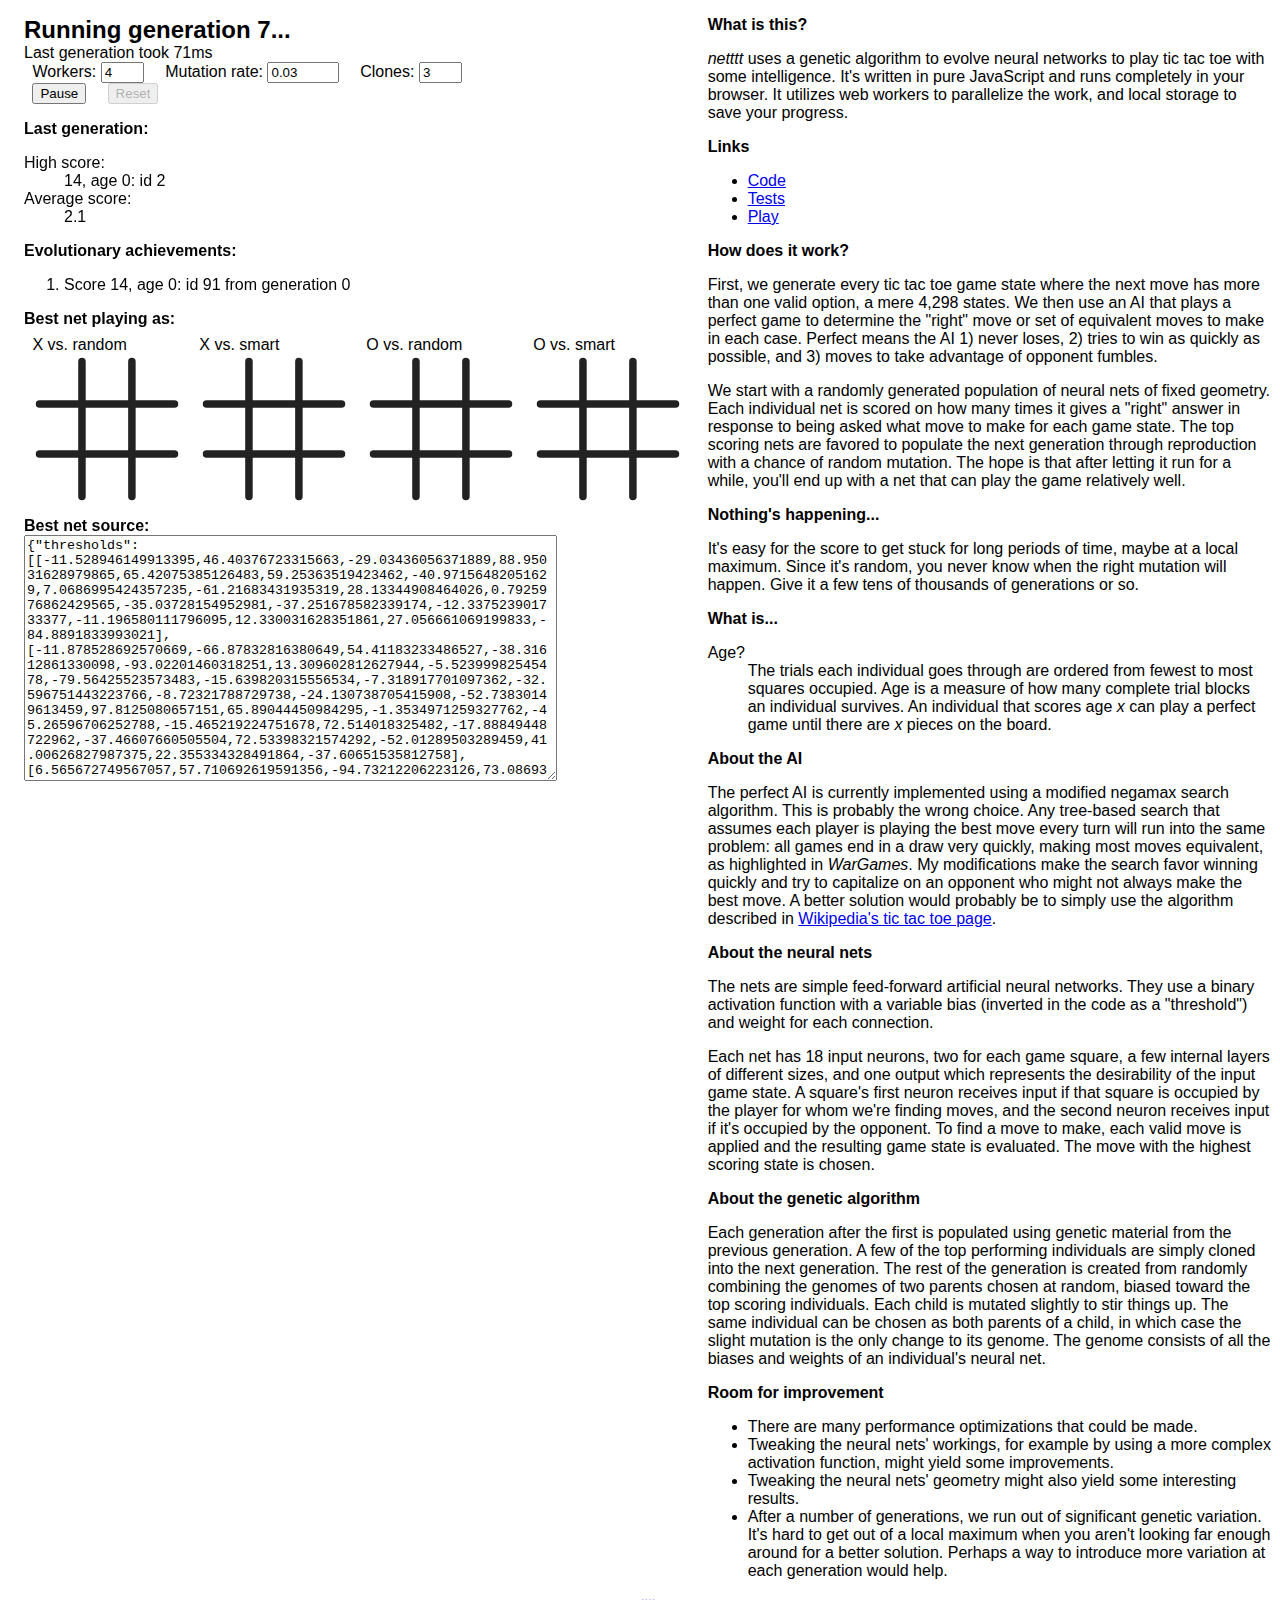
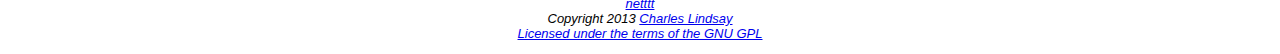
<file: N.N-T.T.T_(Game)/index.html>
<!DOCTYPE html>
<html>
  <head>
    <meta charset="utf-8">
    <title>netttt - evolving neural networks to play tic tac toe</title>

    <style>
      body {
        font-family: sans-serif;
      }
      h2, h4 {
        margin: 0;
      }
      #about {
        float: right;
        width: calc(100% - 600px - 2em - 8ex);
        min-width: 10em;
      }
      .control {
        margin: 1ex;
      }
      #workers, #clones {
        width: 5ex;
      }
      #mutation {
        width: 9ex;
      }
      #status, #stats, #demos, #export {
        margin: 1em;
      }
      .demo-container {
        float: left;
        margin: 1ex;
      }
      #export {
        clear: left;
      }
      #copyright {
        clear: both;
        margin: 1em;
        font-size: small;
        text-align: center;
        font-style: italic;
      }
    </style>
  </head>
  <body>
    <div id="about">
      <h4>What is this?</h4>
      <p>
        <em>netttt</em> uses a genetic algorithm to evolve neural networks to
        play tic tac toe with some intelligence.  It's written in pure
        JavaScript and runs completely in your browser.  It utilizes web
        workers to parallelize the work, and local storage to save your
        progress.
      </p>
      <h4>Links</h4>
      <ul>
        <li><a href="https://github.com/chazomaticus/netttt">Code</a></li>
        <li><a href="test.html">Tests</a></li>
        <li><a href="play.html">Play</a></li>
      </ul>
      <h4>How does it work?</h4>
      <p>
        First, we generate every tic tac toe game state where the next move has
        more than one valid option, a mere 4,298 states.  We then use an AI
        that plays a perfect game to determine the "right" move or set of
        equivalent moves to make in each case.  Perfect means the AI 1) never
        loses, 2) tries to win as quickly as possible, and 3) moves to take
        advantage of opponent fumbles.
      </p>
      <p>
        We start with a randomly generated population of neural nets of fixed
        geometry.  Each individual net is scored on how many times it gives a
        "right" answer in response to being asked what move to make for each
        game state.  The top scoring nets are favored to populate the next
        generation through reproduction with a chance of random mutation.  The
        hope is that after letting it run for a while, you'll end up with a net
        that can play the game relatively well.
      </p>
      <h4>Nothing's happening...</h4>
      <p>
        It's easy for the score to get stuck for long periods of time, maybe at
        a local maximum.  Since it's random, you never know when the right
        mutation will happen.  Give it a few tens of thousands of generations
        or so.
      </p>
      <h4>What is...</h4>
      <dl>
        <dt>Age?</dt>
        <dd>
          The trials each individual goes through are ordered from fewest to
          most squares occupied.  Age is a measure of how many complete trial
          blocks an individual survives.  An individual that scores age
          <em>x</em> can play a perfect game until there are <em>x</em> pieces
          on the board.
        </dd>
      </dl>
      <h4>About the AI</h4>
      <p>
        The perfect AI is currently implemented using a modified negamax search
        algorithm.  This is probably the wrong choice.  Any tree-based search
        that assumes each player is playing the best move every turn will run
        into the same problem: all games end in a draw very quickly, making
        most moves equivalent, as highlighted in <em>WarGames</em>.  My
        modifications make the search favor winning quickly and try to
        capitalize on an opponent who might not always make the best move.  A
        better solution would probably be to simply use the algorithm described
        in <a href="https://en.wikipedia.org/wiki/Tic-tac-toe">Wikipedia's tic
        tac toe page</a>.
      </p>
      <h4>About the neural nets</h4>
      <p>
        The nets are simple feed-forward artificial neural networks.  They use
        a binary activation function with a variable bias (inverted in the code
        as a "threshold") and weight for each connection.
      </p>
      <p>
        Each net has 18 input neurons, two for each game square, a few internal
        layers of different sizes, and one output which represents the
        desirability of the input game state.  A square's first neuron receives
        input if that square is occupied by the player for whom we're finding
        moves, and the second neuron receives input if it's occupied by the
        opponent.  To find a move to make, each valid move is applied and the
        resulting game state is evaluated.  The move with the highest scoring
        state is chosen.
      </p>
      <h4>About the genetic algorithm</h4>
      <p>
        Each generation after the first is populated using genetic material
        from the previous generation.  A few of the top performing individuals
        are simply cloned into the next generation.  The rest of the generation
        is created from randomly combining the genomes of two parents chosen
        at random, biased toward the top scoring individuals.  Each child is
        mutated slightly to stir things up.  The same individual can be chosen
        as both parents of a child, in which case the slight mutation is the
        only change to its genome.  The genome consists of all the biases and
        weights of an individual's neural net.
      </p>
      <h4>Room for improvement</h4>
      <ul>
        <li>There are many performance optimizations that could be made.</li>
        <li>
          Tweaking the neural nets' workings, for example by using a more
          complex activation function, might yield some improvements.
        </li>
        <li>
          Tweaking the neural nets' geometry might also yield some interesting
          results.
        </li>
        <li>
          After a number of generations, we run out of significant genetic
          variation.  It's hard to get out of a local maximum when you aren't
          looking far enough around for a better solution.  Perhaps a way to
          introduce more variation at each generation would help.
        </li>
    </div>

    <div id="status">
      <h2 id="current"
          data-unpaused="Running generation {generation}..."
          data-paused="Paused at generation {generation}"
          data-pausing="Pausing..."></h2>
      <div id="time"
          data-template="Last generation took {time}ms">&nbsp;</div>
      <span class="control">
        <label for="workers">Workers:</label>
        <input id="workers" type="number" min="1" max="16">
      </span>
      <span class="control">
        <label for="mutation">Mutation rate:</label>
        <input id="mutation" type="number" min="0.0001" max="0.1"
            step="0.0001">
      </span>
      <span class="control">
        <label for="clones">Clones:</label>
        <input id="clones" type="number" min="0" max="20">
      </span>
      <br>
      <span class="control">
        <input id="pause" type="button" value="Pause"
            data-paused="Resume" data-unpaused="Pause">
      </span>
      <span class="control">
        <input id="reset" type="button" value="Reset" disabled>
      </span>
    </div>

    <div id="stats">
      <div id="summary">
        <h4>Last generation:</h4>
        <dl>
          <dt>High score:</dt>
          <dd id="generation-best" data-template="{score}, age {age}: id {id}"
              data-empty="&nbsp;"></dd>
          <dt>Average score:</dt>
          <dd id="generation-average" data-template="{score}"
              data-empty="&nbsp;"></dd>
        </dl>
      </div>
      <div id="achievements">
        <h4>Evolutionary achievements:</h4>
        <ol id="jumps"
            data-template="&lt;li&gt;Score {score}, age {age}: id {id} from generation {generation}&lt;/li&gt;"
        ></ol>
      </div>
    </div>

    <div id="demos">
      <h4>Best net playing as:</h4>
      <div class="demo-container">
        <div class="demo-header">X vs. random</div>
        <canvas id="x-random-demo-board" width="150" height="150"></canvas>
      </div>
      <div class="demo-container">
        <div class="demo-header">X vs. smart</div>
        <canvas id="x-smart-demo-board" width="150" height="150"></canvas>
      </div>
      <div class="demo-container">
        <div class="demo-header">O vs. random</div>
        <canvas id="o-random-demo-board" width="150" height="150"></canvas>
      </div>
      <div class="demo-container">
        <div class="demo-header">O vs. smart</div>
        <canvas id="o-smart-demo-board" width="150" height="150"></canvas>
      </div>
    </div>

    <div id="export">
      <h4>Best net source:</h4>
      <textarea id="best-export" rows="16" cols="64" readonly></textarea>
    </div>

    <div id="copyright">
      <a href="https://chazomaticus.github.io/netttt/">netttt</a>
      <br>
      Copyright 2013 <a href="https://github.com/chazomaticus">Charles
      Lindsay</a>
      <br>
      <a href="https://gnu.org/licenses/gpl-3.0-standalone.html">Licensed under
      the terms of the GNU GPL</a>
    </div>

    <script src="https://code.jquery.com/jquery-1.12.4.min.js"
        integrity="sha256-ZosEbRLbNQzLpnKIkEdrPv7lOy9C27hHQ+Xp8a4MxAQ="
        crossorigin="anonymous"></script>
    <script src="src/ttt.js"></script>
    <script src="src/neural.js"></script>
    <script src="src/ai.js"></script>
    <script src="src/genetic.js"></script>
    <script src="main.js"></script>
  </body>
</html>
</file>
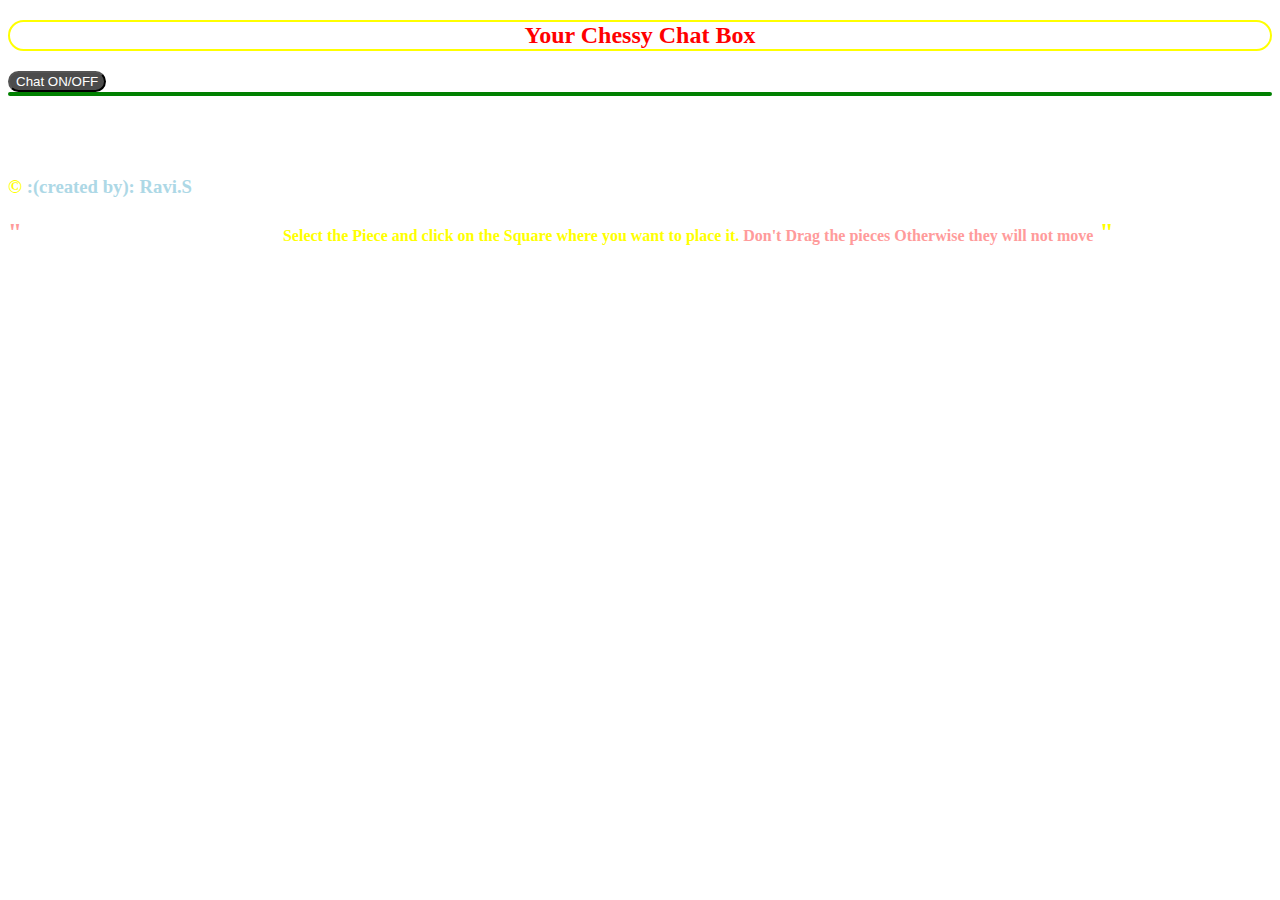
<file: chatbox-socket.io-jquery-master/test.html>
<!-- The following line is essential for the "position: fixed" property to work correctly in IE -->
<!DOCTYPE html PUBLIC "-//W3C//DTD XHTML 1.0 Transitional//EN">
<html xmlns="http://www.w3.org/1999/xhtml" xml:lang="en" lang="en">
  <head>
    <title>jquery.ui.chatbox</title>
    <link rel="stylesheet" href="public/css/jquery-ui-1.8.16.custom.css" type="text/css" media="screen" />
    <script type="text/javascript" src="public/js/jquery-1.6.2.min.js"></script>
    <script type="text/javascript" src="public/js/jquery-ui-1.8.16.custom.min.js"></script>
    <link type="text/css" href="public/css/jquery.ui.chatbox.css" rel="stylesheet" />
    <script type="text/javascript" src="public/js/jquery.ui.chatbox.js"></script>
    <script type="text/javascript">
      $(document).ready(function(){
          var box = null;
          $("#toggle").click(function(event, ui) {
              if(box) {
                  box.chatbox("option", "boxManager").toggleBox();
              }
              else {
				  var user_me = prompt("Please enter your name");
                  box = $("#chat_div").chatbox({id:user_me, 
                                                user:{key : "value"},
                                                title : "Chat Here",
                                                messageSent : function(id, user, msg) {
                                                    $("#log").append("<h3 style='color:white;font-weight:bold;'>"+ id + "<span style='color:green;font-weight:bold;'> <span style='color:orange;font-weight:bold;'>said:</span><i> " + msg + "</i></span></h3>");
                                                    $("#chat_div").chatbox("option", "boxManager").addMsg(id, msg);
                                                }});
              }
          });
      });
	  function hiding(){
			document.getElementById("hid").style.display = "none";
		}
    </script>
  </head>
  <body>
    <h2 style="color:red;background-color:rgba(255,255,255,0.5);border: solid 2px yellow;border-radius:20px;"><center>Your Chessy Chat Box</center></h2>
    <button style="border-radius:20px;background-color:rgba(0,0,0,0.7);color:white" id="toggle" onclick="hiding();"> Chat ON/OFF </button>
    <div id="chat_div">
    </div>
    <div id="log" style="background-color:rgba(255,155,155,0.5);border: solid 2px green;border-radius:20px;">
    </div>
	<div id="hid"><h1 style="color:white;">Your Chat Appears Here...</h1><h3 style="color:lightblue;"><span style="color:yellow;font-weight:bold;">&copy </span>:(created by): Ravi.S</h3><h4 style="color:yellow;font-weight:bold;"><span style="color:rgba(255,155,155,1);font-size:25px;">" </span><span style="color:white;">You can Play with White Pieces only.</span> Select the Piece and click on the Square where you want to place it.<span style="color:rgba(255,155,155,1);font-weight:bold;"> Don't Drag the pieces Otherwise they will not move</span><span style="font-size:25px;"> "</span></h4></div>
  </body>
</html>
</file>
